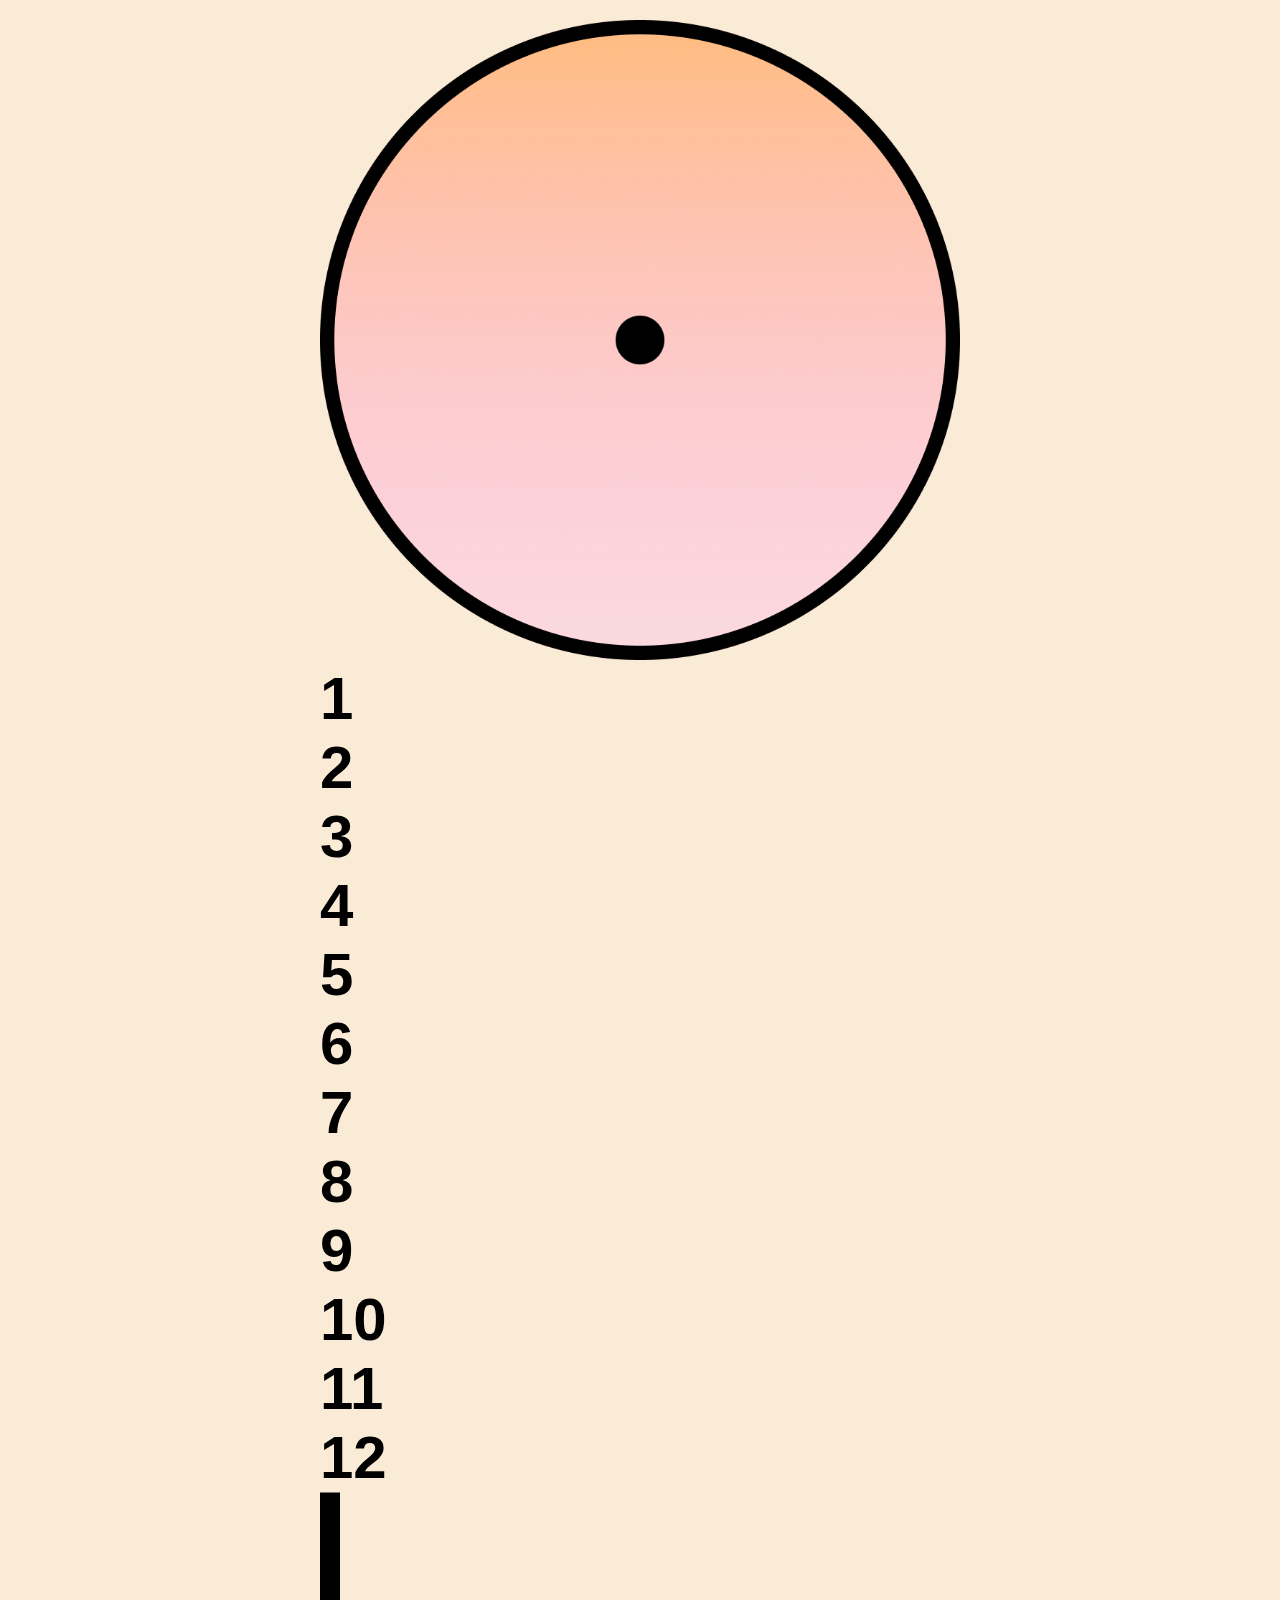
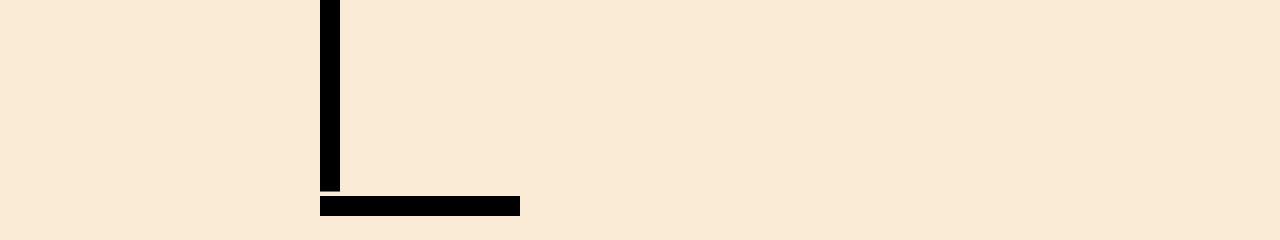
<file: index.html>
<!DOCTYPE html>
<html lang="en">
<head>
  <meta charset="UTF-8">
  <meta name="viewport" content="width=device-width, initial-scale=1.0">
  <title>Clock using absolute position</title>
  <link rel="stylesheet" href="style.css">
</head>
<body>
  
  <main>
    <div class="clock"><img src="images/elipse.png"></div>
    <div class="number one">1</div>
    <div class="number two">2</div>
    <div class="number three">3</div>
    <div class="number four">4</div>
    <div class="number five">5</div>
    <div class="number six">6</div>
    <div class="number seven">7</div>
    <div class="number eight">8</div>
    <div class="number nine">9</div>
    <div class="number ten">10</div>
    <div class="number eleven">11</div>
    <div class="number twelve">12</div>
    <div class="hand minute"><img src="images/minute-hand.png"></div>
    <div class="hand hour"><img src="images/hour-hand.png"></div>
  </main>
</body>
</html>
</file>
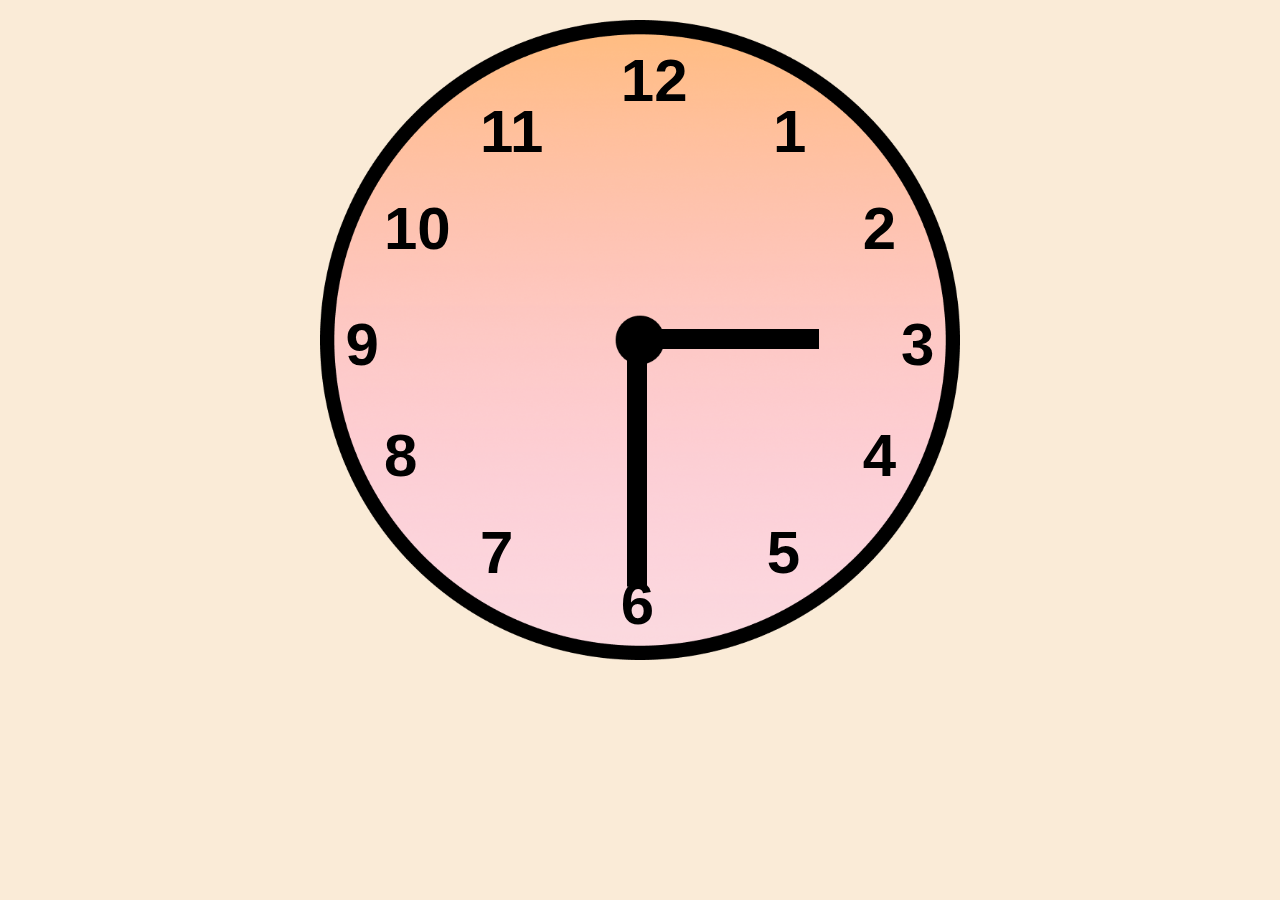
<file: example/index.html>
<!DOCTYPE html>
<html lang="en">
<head>
  <meta charset="UTF-8">
  <meta name="viewport" content="width=device-width, initial-scale=1.0">
  <title>Clock using absolute position</title>
  <link rel="stylesheet" href="style.css">
</head>
<body>
  <main>
    <div class="clock"><img src="images/elipse.png"></div>
    <div class="number one">1</div>
    <div class="number two">2</div>
    <div class="number three">3</div>
    <div class="number four">4</div>
    <div class="number five">5</div>
    <div class="number six">6</div>
    <div class="number seven">7</div>
    <div class="number eight">8</div>
    <div class="number nine">9</div>
    <div class="number ten">10</div>
    <div class="number eleven">11</div>
    <div class="number twelve">12</div>
    <div class="minute"><img src="images/minute-hand.png"></div>
    <div class="hour"><img src="images/hour-hand.png"></div>
  </main>


</body>
</html>
</file>
<file: style.css>
* {box-sizing: border-box;}

img {
  width:100%;
}

body {
  margin:0;
  background-color:antiquewhite;
  font-family:'Trebuchet MS', 'Lucida Sans Unicode', 'Lucida Grande', 'Lucida Sans', Arial, sans-serif
}

main {
  width:50%;
  /* this makes the contents hve an 80px margin on top and bottom, and an auto margin on left and right which centers the content. */
  margin: 20px auto;

}
.clock {
  width:100%;
}
.number {
  font-size: 60px;
  font-weight:bold;
}

.hand {}
.minute {}
.hour {}

.minute img {
  width:20px;
  height:300px;
}
.hour img {
  width:200px;
  height:20px;
}
.one {}
.two {}
.three {}
.four {}
.five {}
.six {}
.seven {}
.eight {}
.nine {}
.ten {}
.eleven {}
.twelve {}
.hour {}
.minute {}
</file>
<file: example/style.css>
* {box-sizing: border-box;}

html {
  scroll-behavior: smooth;
}

img {
  width:100%;
}

body {
  margin:0;
  background-color:antiquewhite;
  font-family:'Trebuchet MS', 'Lucida Sans Unicode', 'Lucida Grande', 'Lucida Sans', Arial, sans-serif
}
.number {
  position:absolute;
  font-size: 60px;
  font-weight:bold;
}
.minute {
  position:absolute;
  top:48%;
  left:48%;
  height:50%;
  animation-name: rotate;
  animation-duration: 6s;
  animation-timing-function:linear;
  animation-iteration-count: infinite;
  transform-origin:top;
}
.hour {
  position:absolute;
  top:48%;
  left:48%;
  width:50%;
  animation-name: rotate;
  animation-duration: 72s;
  animation-timing-function:linear;
  animation-iteration-count: infinite;
  transform-origin:left;
}
@keyframes rotate {
  0% { transform:rotate(0deg); }
  100% { transform:rotate(360deg); }
}

.minute img {
  width:20px;
  height:80%;
}

.hour img {
  width:60%;
  height:20px;
}

main {
  position:relative;
  width:50%;
  /* this makes the contents hve an 80px margin on top and bottom, and an auto margin on left and right which centers the content. */
  margin: 20px auto;
  margin-bottom:-5px;

}
.clock {
  width:100%;
}


.one {
  top: 12%;
  right:24%;
}
.two {
  top: 27%;
  right:10%;
}
.three {
  top:45%;
  right: 4%;
}
.four {
  bottom: 27%;
  right: 10%;
}
.five {
  bottom: 12%;
  right:25%;
}
.six {
  bottom: 4%;
  left:47%;
}
.seven {
  bottom: 12%;
  left:25%;
}
.eight {
  bottom: 27%;
  left: 10%;
}
.nine {
  top:45%;
  left: 4%;
}
.ten {
  top: 27%;
  left:10%;
}
.eleven {
  top: 12%;
  left:25%;
}
.twelve {
  top: 4%;
  left:47%;
}
</file>
